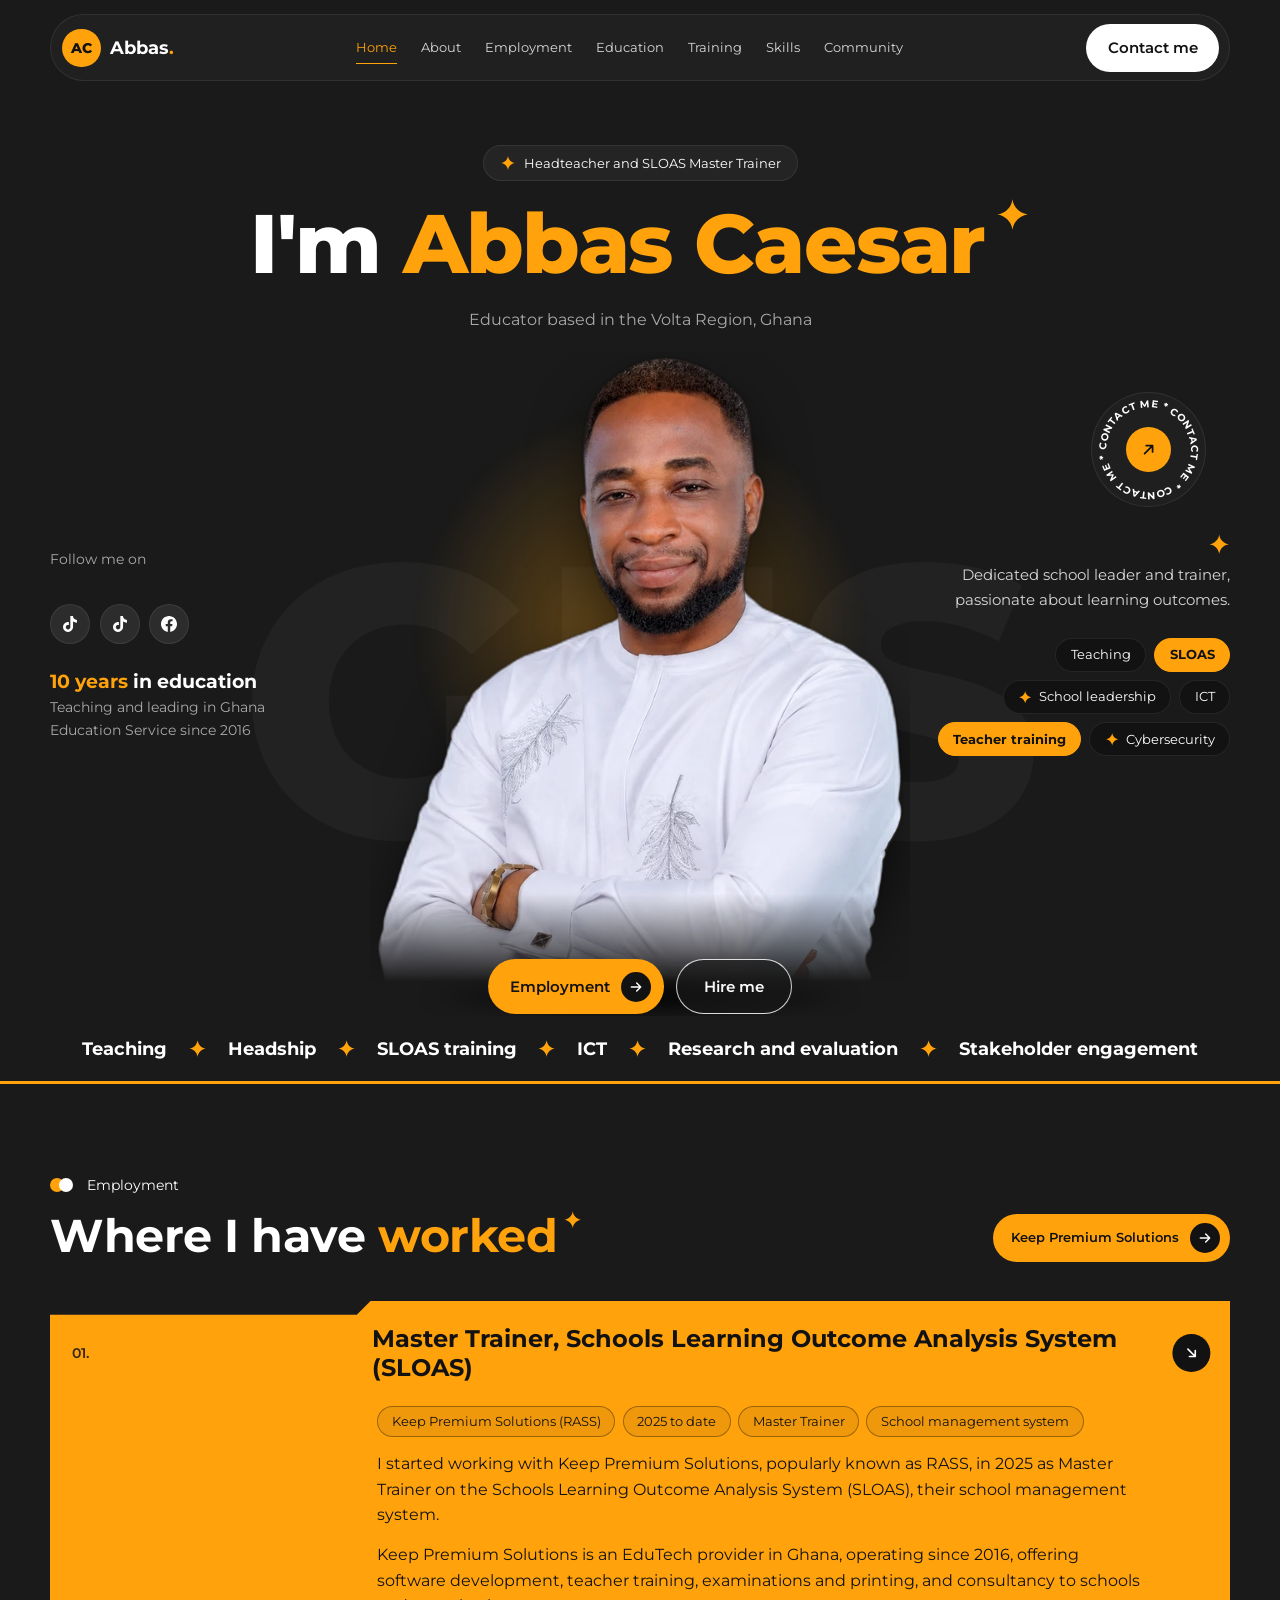
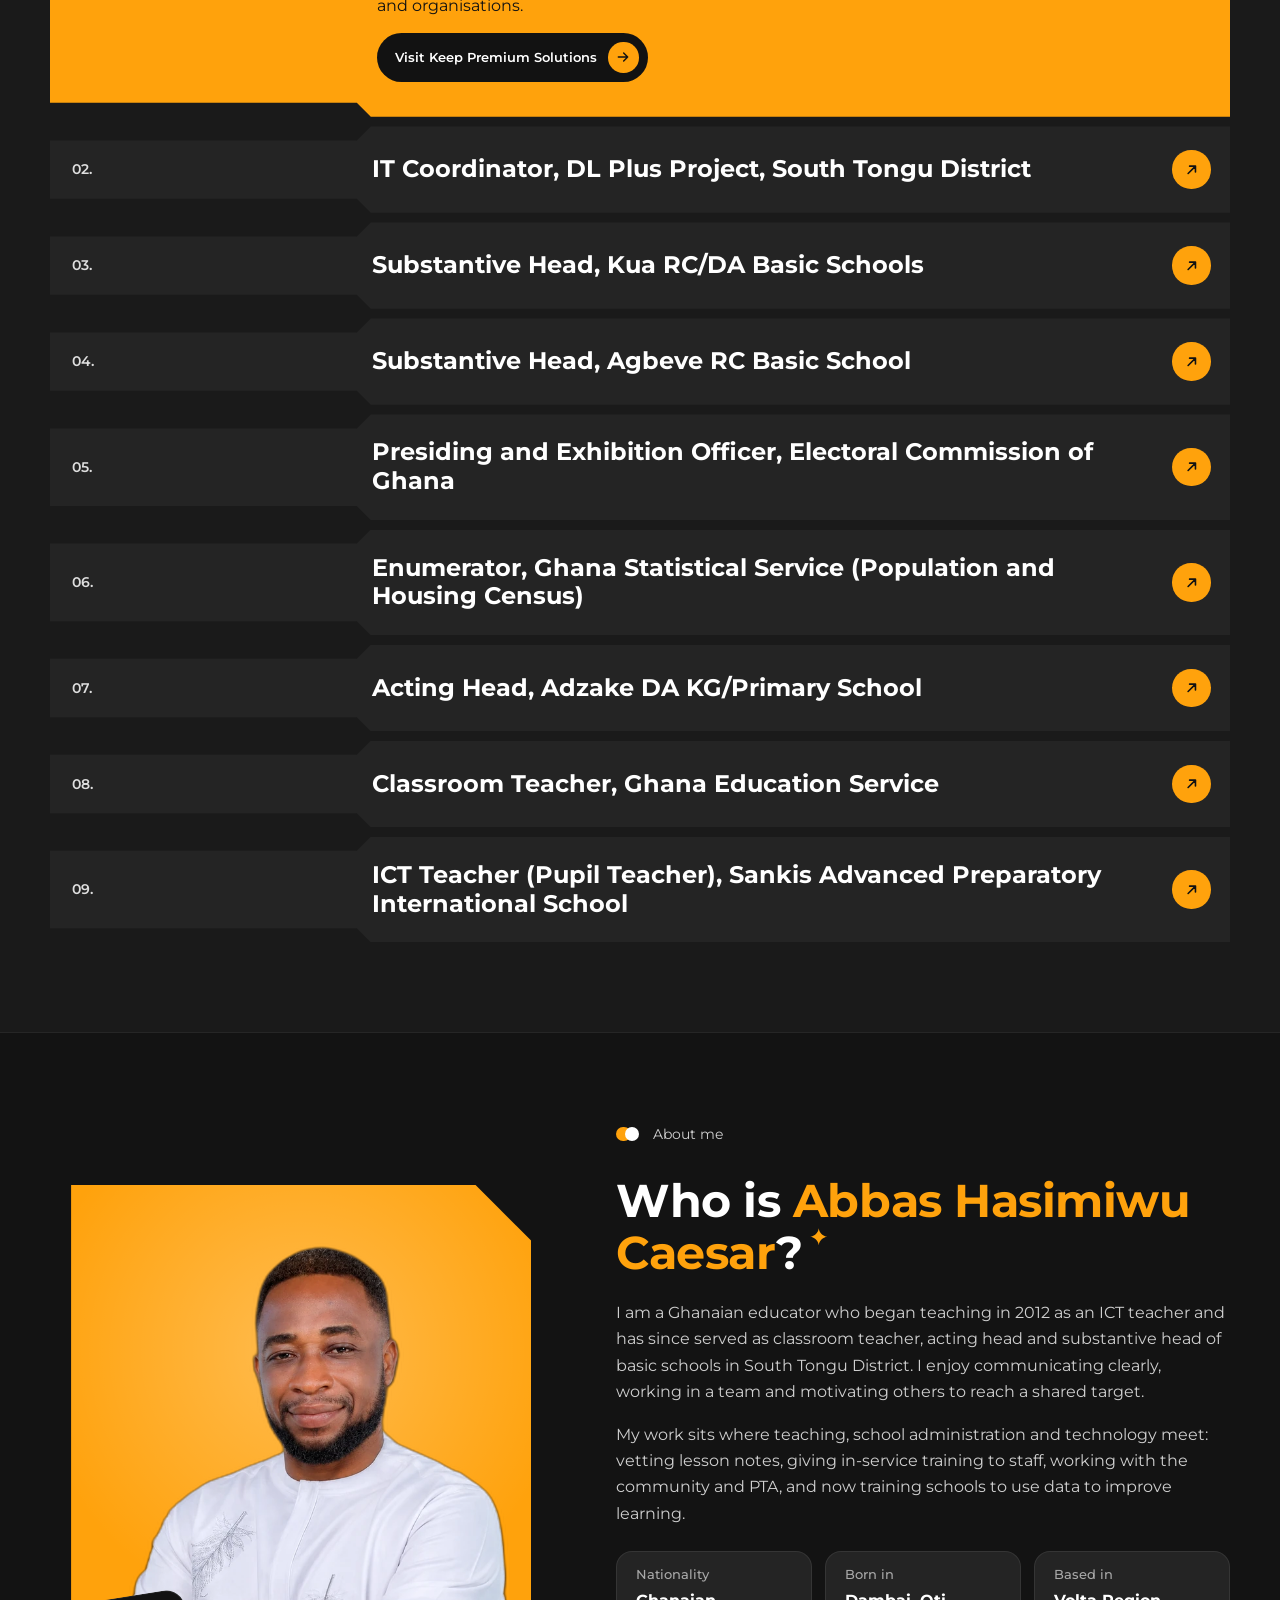
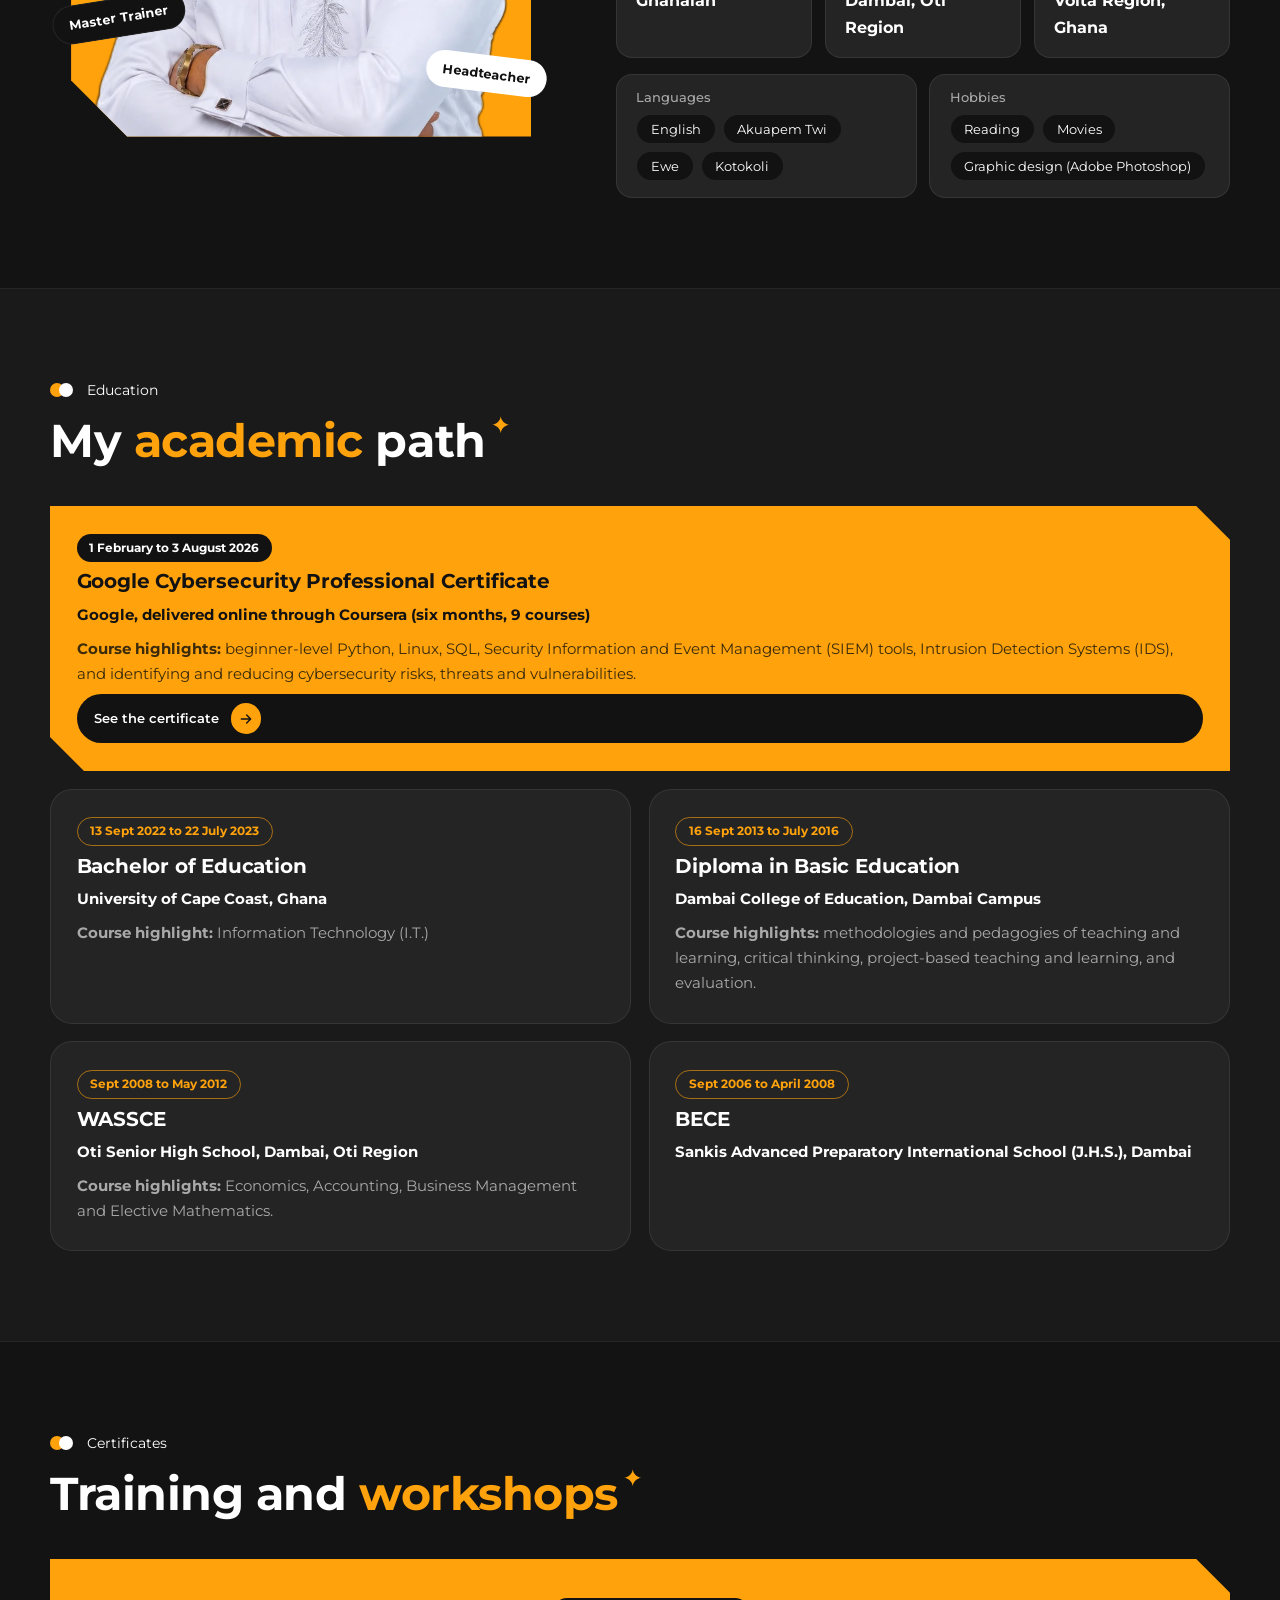
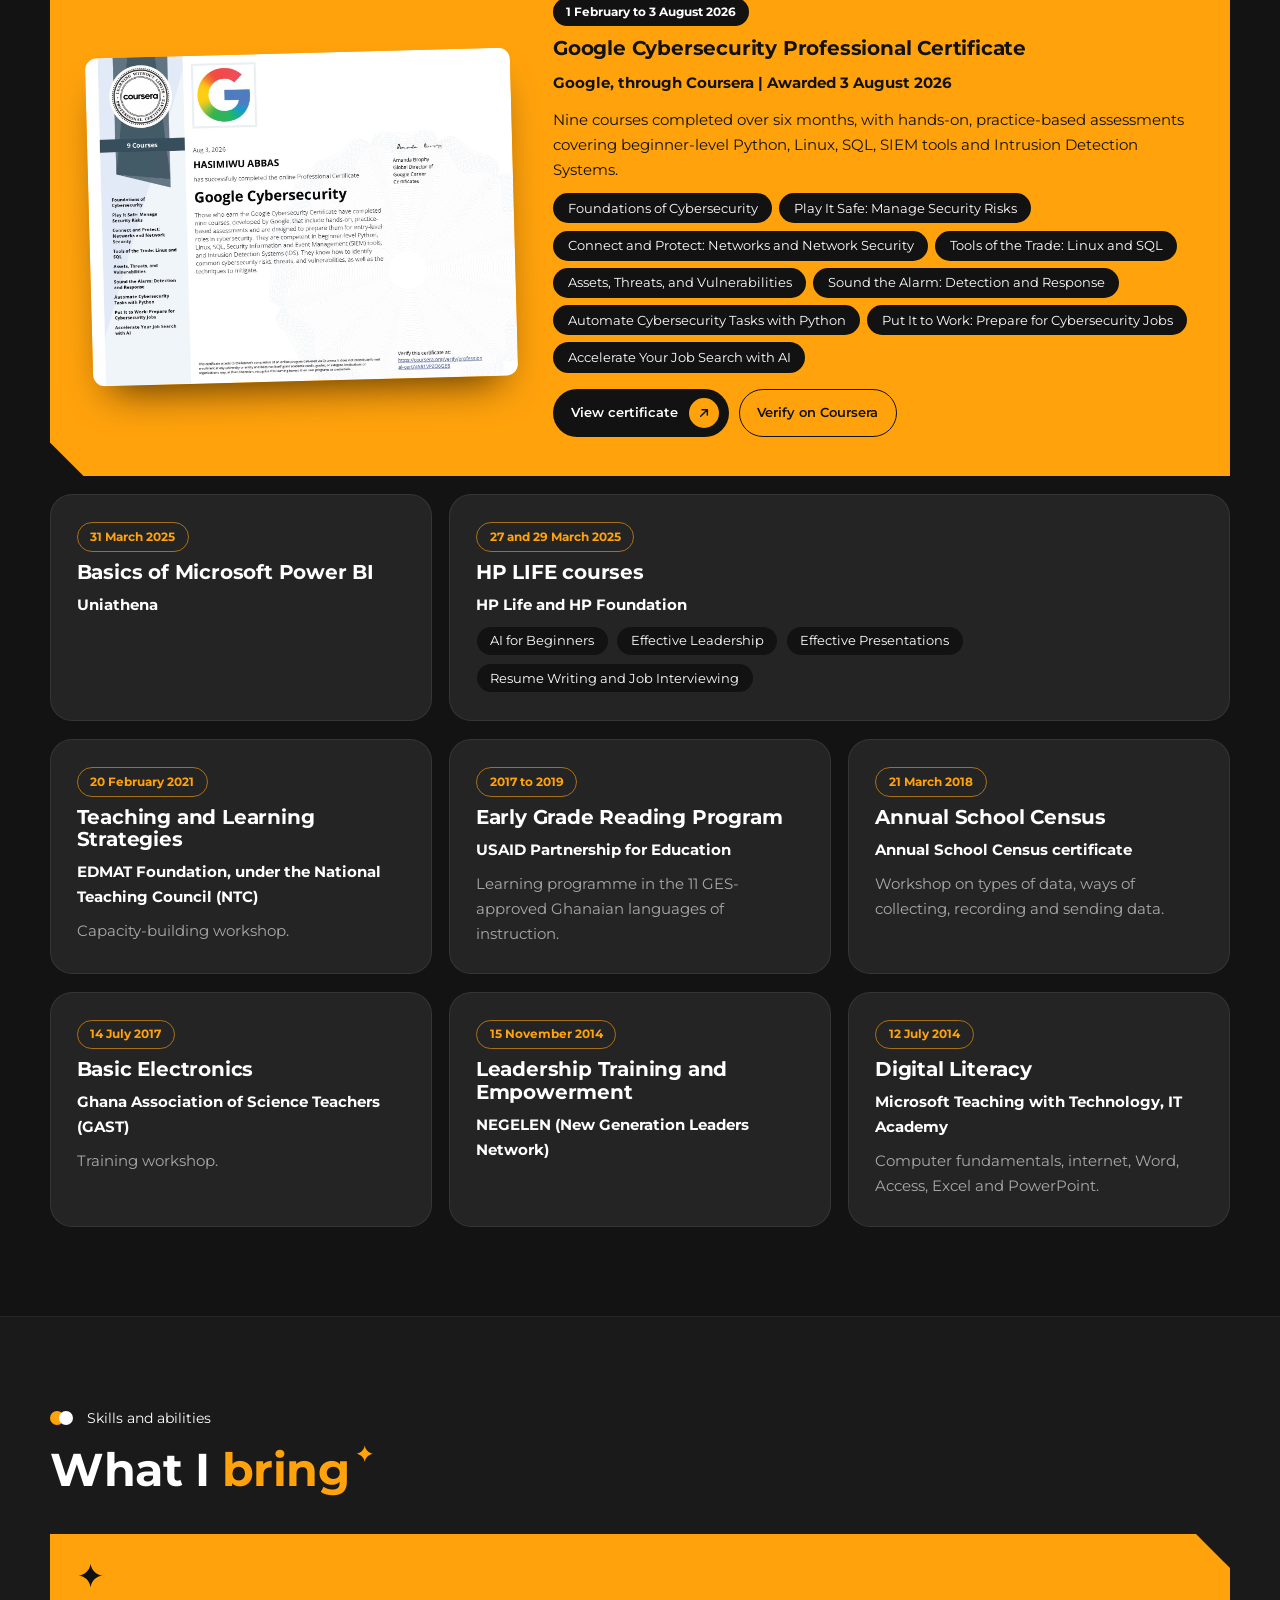
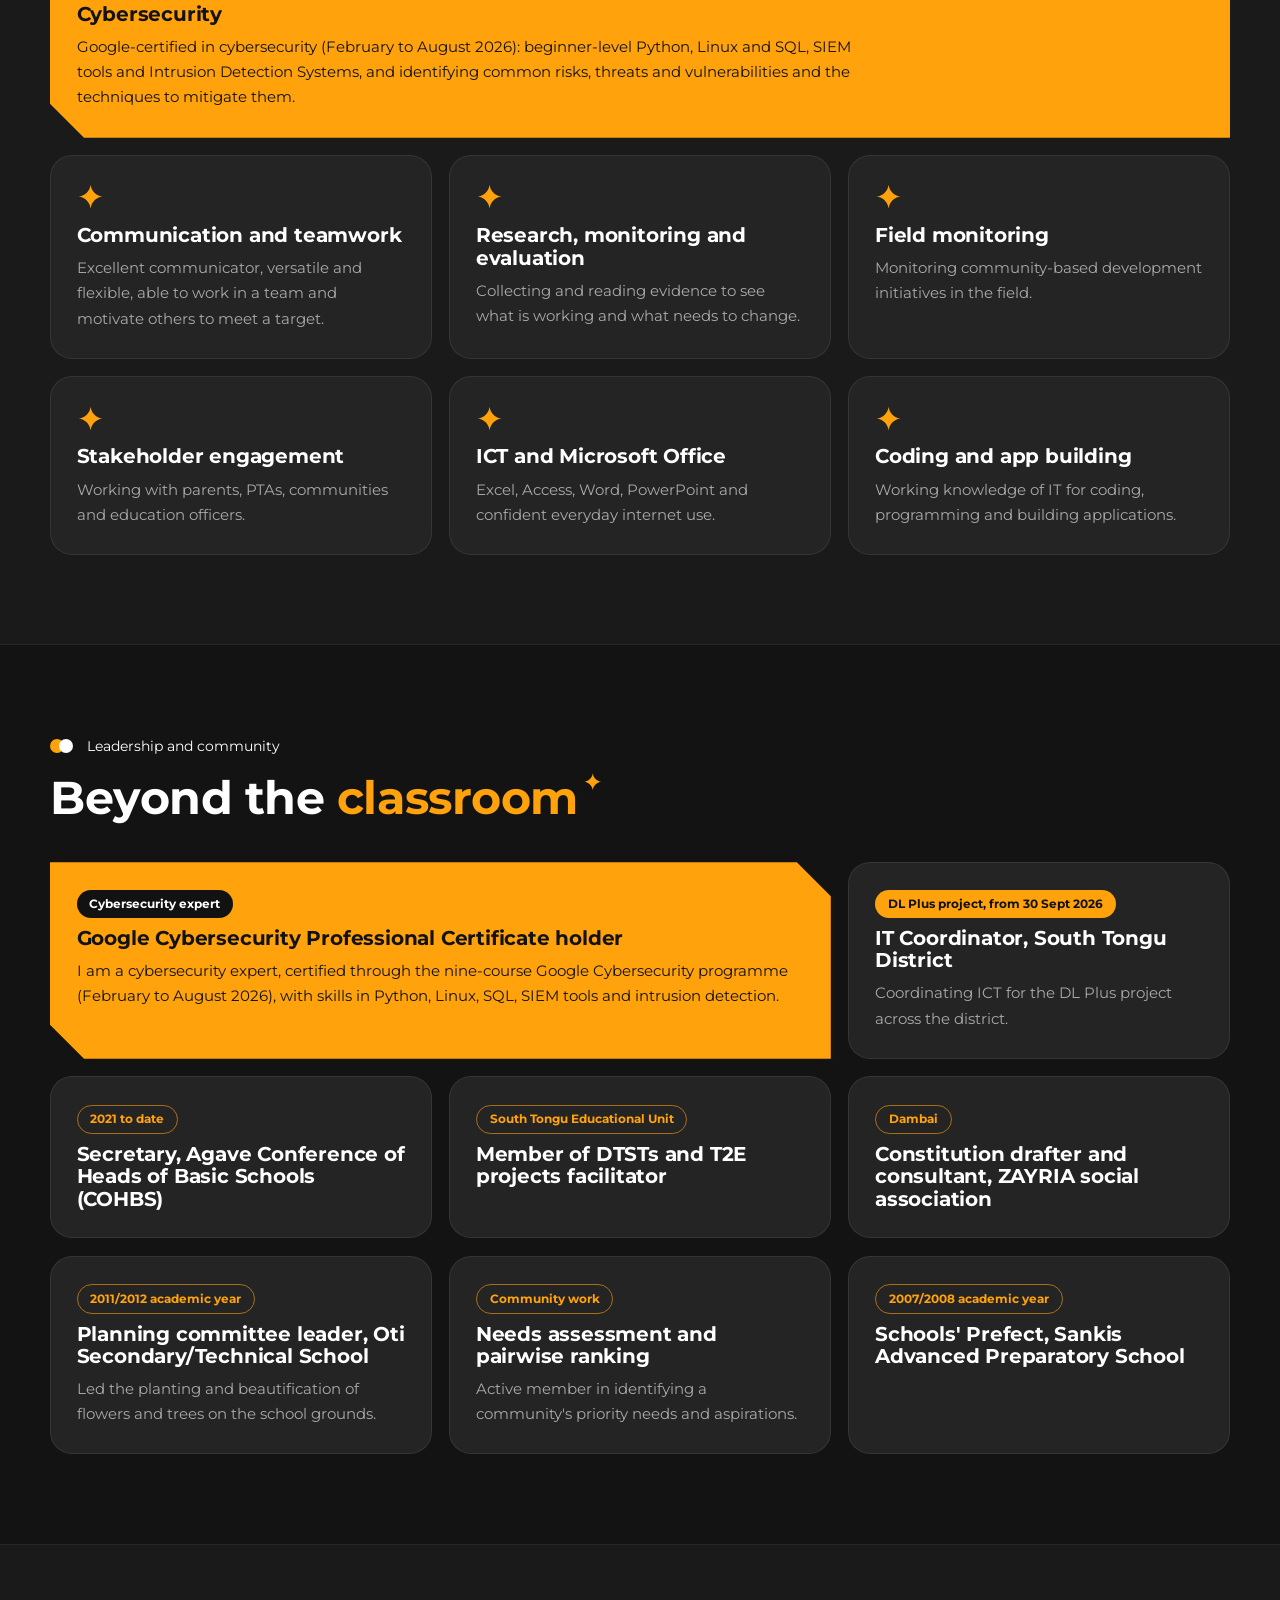
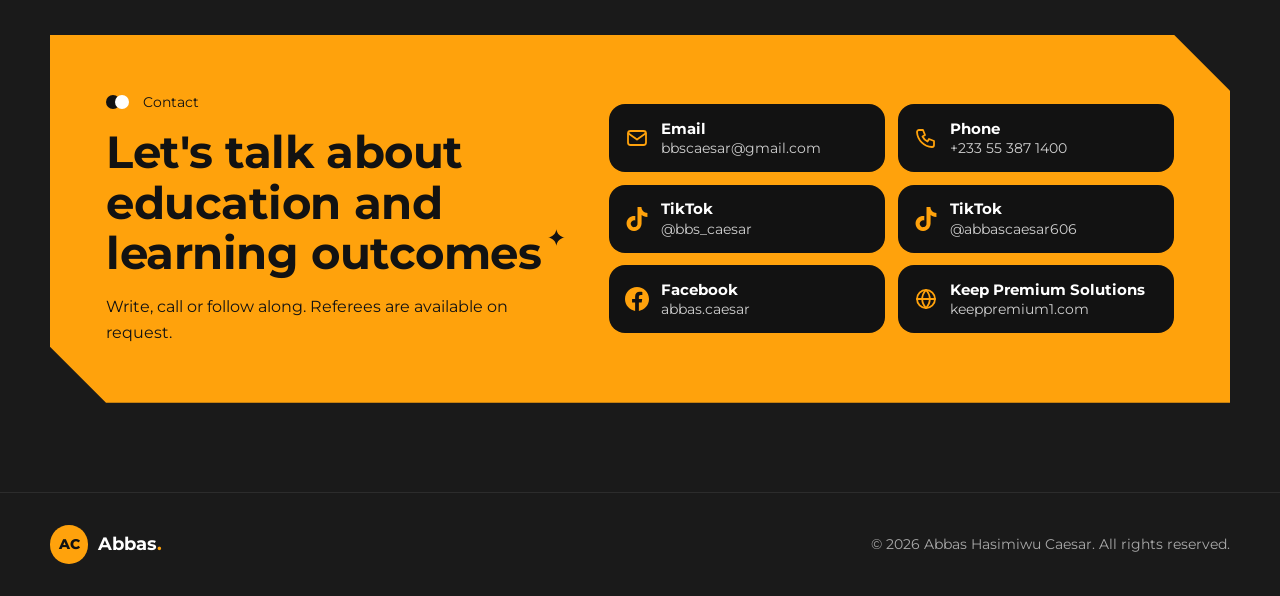
<file: index.html>
<!DOCTYPE html>
<html lang="en">
<head>
  <meta name="google-site-verification" content="YP7i-gWMutp3ChrbMFZl5Be2-tr51m3sf-h_g3nSPd8" />
  <meta charset="utf-8">
  <meta name="viewport" content="width=device-width, initial-scale=1">
  <title>Abbas Caesar | Headteacher, Educator and SLOAS Master Trainer</title>
  <meta name="description" content="Abbas Hasimiwu Caesar is a Ghana Education Service headteacher in South Tongu District and Master Trainer on the Schools Learning Outcome Analysis System (SLOAS) with Keep Premium Solutions.">
  <meta property="og:title" content="Abbas Caesar">
  <meta property="og:description" content="Headteacher, educator and Master Trainer on SLOAS with Keep Premium Solutions (RASS).">
  <meta property="og:image" content="images/abbas.jpg">
  <meta name="theme-color" content="#1a1a1a">
  <link rel="icon" href="data:image/svg+xml,%3Csvg xmlns='http://www.w3.org/2000/svg' viewBox='0 0 100 100'%3E%3Ccircle cx='50' cy='50' r='50' fill='%23ffa20c'/%3E%3Ctext x='50' y='66' font-size='46' text-anchor='middle' fill='%23111' font-family='Montserrat,Arial,sans-serif' font-weight='800'%3EAC%3C/text%3E%3C/svg%3E">
  <script>document.documentElement.classList.add("js")</script>
  <link rel="preload" href="fonts/montserrat-latin-wght-normal.woff2" as="font" type="font/woff2" crossorigin>
  <link rel="stylesheet" href="css/style.css">
</head>
<body>
  <svg width="0" height="0" style="position:absolute" aria-hidden="true" focusable="false">
    <symbol id="spark" viewBox="0 0 24 24"><path d="M12 1.5c.7 5.6 4.9 9.8 10.5 10.5-5.6.7-9.8 4.9-10.5 10.5C11.3 16.9 7.1 12.7 1.5 12 7.1 11.3 11.3 7.1 12 1.5z" fill="currentColor"/></symbol>
    <symbol id="arrow" viewBox="0 0 24 24"><path d="M7 17 17 7M9 7h8v8" fill="none" stroke="currentColor" stroke-width="2.2" stroke-linecap="round" stroke-linejoin="round"/></symbol>
    <symbol id="arrow-r" viewBox="0 0 24 24"><path d="M5 12h14M13 6l6 6-6 6" fill="none" stroke="currentColor" stroke-width="2.2" stroke-linecap="round" stroke-linejoin="round"/></symbol>
    <symbol id="tiktok" viewBox="0 0 24 24"><path fill="currentColor" d="M12.525.02c1.31-.02 2.61-.01 3.91-.02.08 1.53.63 3.09 1.75 4.17 1.12 1.11 2.7 1.62 4.24 1.79v4.03c-1.44-.05-2.89-.35-4.2-.97-.57-.26-1.1-.59-1.62-.93-.01 2.92.01 5.84-.02 8.75-.08 1.4-.54 2.79-1.35 3.94-1.31 1.92-3.58 3.17-5.91 3.21-1.43.08-2.86-.31-4.08-1.03-2.02-1.19-3.44-3.37-3.65-5.71-.02-.5-.03-1-.01-1.49.18-1.9 1.12-3.72 2.58-4.96 1.66-1.44 3.98-2.13 6.15-1.72.02 1.48-.04 2.96-.04 4.44-.99-.32-2.15-.23-3.02.37-.63.41-1.11 1.04-1.36 1.75-.21.51-.15 1.07-.14 1.61.24 1.64 1.82 3.02 3.5 2.87 1.12-.01 2.19-.66 2.77-1.61.19-.33.4-.67.41-1.06.1-1.79.06-3.57.07-5.36.01-4.03-.01-8.05.02-12.07z"/></symbol>
    <symbol id="facebook" viewBox="0 0 24 24"><path fill="currentColor" d="M24 12.073c0-6.627-5.373-12-12-12s-12 5.373-12 12c0 5.99 4.388 10.954 10.125 11.854v-8.385H7.078v-3.47h3.047V9.43c0-3.007 1.792-4.669 4.533-4.669 1.312 0 2.686.235 2.686.235v2.953H15.83c-1.491 0-1.956.925-1.956 1.874v2.25h3.328l-.532 3.47h-2.796v8.385C19.612 23.027 24 18.062 24 12.073z"/></symbol>
    <symbol id="mail" viewBox="0 0 24 24"><g fill="none" stroke="currentColor" stroke-width="1.8" stroke-linecap="round" stroke-linejoin="round"><rect x="3" y="5" width="18" height="14" rx="2.5"/><path d="m3.5 7.5 8.5 6 8.5-6"/></g></symbol>
    <symbol id="phone" viewBox="0 0 24 24"><path fill="none" stroke="currentColor" stroke-width="1.8" stroke-linecap="round" stroke-linejoin="round" d="M5 4h4l2 5-2.5 1.5a11 11 0 0 0 5 5L15 13l5 2v4a2 2 0 0 1-2 2A16 16 0 0 1 3 6a2 2 0 0 1 2-2z"/></symbol>
    <symbol id="globe" viewBox="0 0 24 24"><g fill="none" stroke="currentColor" stroke-width="1.8" stroke-linecap="round" stroke-linejoin="round"><circle cx="12" cy="12" r="9"/><path d="M3 12h18M12 3c2.5 2.7 3.8 5.7 3.8 9s-1.3 6.3-3.8 9c-2.5-2.7-3.8-5.7-3.8-9S9.5 5.7 12 3z"/></g></symbol>
  </svg>

  <a class="skip" href="#main">Skip to content</a>

  <header class="nav-wrap">
    <div class="nav" id="nav">
      <a class="brand" href="#top" aria-label="Abbas Caesar, home">
        <span class="brand__mark">AC</span>
        <span class="brand__name">Abbas<span class="dot">.</span></span>
      </a>
      <nav class="nav__links" id="navLinks" aria-label="Primary">
        <a href="#top" class="is-active">Home</a>
        <a href="#about">About</a>
        <a href="#employment">Employment</a>
        <a href="#education">Education</a>
        <a href="#certificates">Training</a>
        <a href="#skills">Skills</a>
        <a href="#community">Community</a>
      </nav>
      <a class="pill pill--light nav__cta" href="#contact">Contact me</a>
      <button class="nav__toggle" id="navToggle" aria-expanded="false" aria-controls="navLinks">
        <span class="sr">Menu</span>
        <svg width="22" height="22" viewBox="0 0 24 24" fill="none" stroke="currentColor" stroke-width="2" stroke-linecap="round" aria-hidden="true"><path d="M4 7h16M4 12h16M4 17h16"/></svg>
      </button>
    </div>
  </header>

  <main id="main">

    <!-- HERO -->
    <section class="hero" id="top">
      <div class="hero__top">
        <p class="badge"><svg class="ico" aria-hidden="true"><use href="#spark"/></svg>Headteacher and SLOAS Master Trainer</p>
        <h1>I'm <span class="or">Abbas Caesar</span><svg class="h-spark" aria-hidden="true"><use href="#spark"/></svg></h1>
        <p class="hero__sub">Educator based in the Volta Region, Ghana</p>
      </div>

      <div class="hero__stage">
        <div class="watermark" aria-hidden="true">GES</div>

        <a class="spin" href="#contact" aria-label="Contact me">
          <svg viewBox="0 0 120 120" class="spin__ring" aria-hidden="true">
            <defs><path id="circ" d="M60,60 m-44,0 a44,44 0 1,1 88,0 a44,44 0 1,1 -88,0"/></defs>
            <text><textPath href="#circ">CONTACT ME  *  CONTACT ME  *  CONTACT ME  *  </textPath></text>
          </svg>
          <span class="spin__btn"><svg aria-hidden="true"><use href="#arrow"/></svg></span>
        </a>

        <div class="hero__left">
          <p class="muted small">Follow me on</p>
          <ul class="social-dots">
            <li><a href="https://www.tiktok.com/@bbs_caesar" target="_blank" rel="noopener" aria-label="TikTok, @bbs_caesar"><svg><use href="#tiktok"/></svg></a></li>
            <li><a href="https://www.tiktok.com/@abbascaesar606" target="_blank" rel="noopener" aria-label="TikTok, @abbascaesar606"><svg><use href="#tiktok"/></svg></a></li>
            <li><a href="https://www.facebook.com/abbas.caesar/about/" target="_blank" rel="noopener" aria-label="Facebook"><svg><use href="#facebook"/></svg></a></li>
          </ul>
          <div class="stat">
            <strong><span class="or">10 years</span> in education</strong>
            <span class="muted small">Teaching and leading in Ghana Education Service since 2016</span>
          </div>
        </div>

        <div class="stage" id="stage">
          <div class="stage__glow" aria-hidden="true"></div>
          <div class="stage__float" id="float">
            <div class="tilt" id="tilt">
              <img class="cutout" src="images/abbas-cutout.webp" srcset="images/abbas-cutout-small.webp 648w, images/abbas-cutout.webp 926w" sizes="(max-width: 900px) 80vw, 520px" width="926" height="1081" alt="Abbas Hasimiwu Caesar in a white embroidered tunic, arms folded, smiling" fetchpriority="high">
            </div>
          </div>
          <div class="stage__shadow" id="shadow" aria-hidden="true"></div>
        </div>

        <div class="hero__right">
          <p class="quote"><svg class="ico" aria-hidden="true"><use href="#spark"/></svg>Dedicated school leader and trainer, passionate about learning outcomes.</p>
          <ul class="tags" aria-label="Focus areas">
            <li class="tag">Teaching</li>
            <li class="tag tag--or">SLOAS</li>
            <li class="tag tag--spark"><svg aria-hidden="true"><use href="#spark"/></svg>School leadership</li>
            <li class="tag">ICT</li>
            <li class="tag tag--or">Teacher training</li>
            <li class="tag tag--spark"><svg aria-hidden="true"><use href="#spark"/></svg>Cybersecurity</li>
          </ul>
        </div>

        <div class="hero__cta">
          <a class="pill pill--or" href="#employment">Employment <span class="pill__dot"><svg aria-hidden="true"><use href="#arrow-r"/></svg></span></a>
          <a class="pill pill--outline" href="#contact">Hire me</a>
        </div>
      </div>
    </section>

    <!-- MARQUEE -->
    <div class="marquee" aria-hidden="true">
      <div class="marquee__track">
        <span>Teaching</span><svg><use href="#spark"/></svg><span>Headship</span><svg><use href="#spark"/></svg><span>SLOAS training</span><svg><use href="#spark"/></svg><span>ICT</span><svg><use href="#spark"/></svg><span>Research and evaluation</span><svg><use href="#spark"/></svg><span>Stakeholder engagement</span>
      </div>
    </div>

    <!-- EMPLOYMENT -->
    <section class="section" id="employment">
      <div class="wrap">
        <div class="head">
          <div>
            <p class="label"><i class="label__dots"></i>Employment</p>
            <h2>Where I have <span class="or">worked</span><svg class="h-spark" aria-hidden="true"><use href="#spark"/></svg></h2>
          </div>
          <a class="pill pill--or pill--sm" href="https://keeppremium1.com/" target="_blank" rel="noopener">Keep Premium Solutions <span class="pill__dot pill__dot--dark"><svg aria-hidden="true"><use href="#arrow-r"/></svg></span></a>
        </div>

        <ul class="svc-list" id="svcList">
          <li class="svc is-open">
            <button class="svc__head" aria-expanded="true" aria-controls="svc1">
              <span class="svc__no">01.</span>
              <span class="svc__title">Master Trainer, Schools Learning Outcome Analysis System (SLOAS)</span>
              <span class="svc__arrow"><svg aria-hidden="true"><use href="#arrow"/></svg></span>
            </button>
            <div class="svc__body" id="svc1"><div class="svc__inner"><div class="svc__content">
              <ul class="chips"><li>Keep Premium Solutions (RASS)</li><li>2025 to date</li><li>Master Trainer</li><li>School management system</li></ul>
              <p>I started working with Keep Premium Solutions, popularly known as RASS, in 2025 as Master Trainer on the Schools Learning Outcome Analysis System (SLOAS), their school management system.</p>
              <p>Keep Premium Solutions is an EduTech provider in Ghana, operating since 2016, offering software development, teacher training, examinations and printing, and consultancy to schools and organisations.</p>
              <a class="pill pill--dark pill--sm" href="https://keeppremium1.com/" target="_blank" rel="noopener">Visit Keep Premium Solutions <span class="pill__dot"><svg aria-hidden="true"><use href="#arrow-r"/></svg></span></a>
            </div></div></div>
          </li>

          <li class="svc">
            <button class="svc__head" aria-expanded="false" aria-controls="svc2">
              <span class="svc__no">02.</span>
              <span class="svc__title">IT Coordinator, DL Plus Project, South Tongu District</span>
              <span class="svc__arrow"><svg aria-hidden="true"><use href="#arrow"/></svg></span>
            </button>
            <div class="svc__body" id="svc2"><div class="svc__inner"><div class="svc__content">
              <ul class="chips"><li>IT Coordinator</li><li>DL Plus project</li><li>South Tongu District</li><li>30 September 2026 to date</li></ul>
              <p>I am the IT Coordinator for the DL Plus project in South Tongu District.</p>
            </div></div></div>
          </li>

          <li class="svc">
            <button class="svc__head" aria-expanded="false" aria-controls="svc3">
              <span class="svc__no">03.</span>
              <span class="svc__title">Substantive Head, Kua RC/DA Basic Schools</span>
              <span class="svc__arrow"><svg aria-hidden="true"><use href="#arrow"/></svg></span>
            </button>
            <div class="svc__body" id="svc3"><div class="svc__inner"><div class="svc__content">
              <ul class="chips"><li>South Tongu District</li><li>Ghana Education Service</li><li>19 September 2026 to date</li></ul>
              <p class="duties-title">Duties</p>
              <ul class="duties" data-duties="head"></ul>
            </div></div></div>
          </li>

          <li class="svc">
            <button class="svc__head" aria-expanded="false" aria-controls="svc4">
              <span class="svc__no">04.</span>
              <span class="svc__title">Substantive Head, Agbeve RC Basic School</span>
              <span class="svc__arrow"><svg aria-hidden="true"><use href="#arrow"/></svg></span>
            </button>
            <div class="svc__body" id="svc4"><div class="svc__inner"><div class="svc__content">
              <ul class="chips"><li>South Tongu District</li><li>Ghana Education Service</li><li>10 January 2023 to September 2026</li></ul>
              <p class="duties-title">Duties</p>
              <ul class="duties" data-duties="head"></ul>
            </div></div></div>
          </li>

          <li class="svc">
            <button class="svc__head" aria-expanded="false" aria-controls="svc5">
              <span class="svc__no">05.</span>
              <span class="svc__title">Presiding and Exhibition Officer, Electoral Commission of Ghana</span>
              <span class="svc__arrow"><svg aria-hidden="true"><use href="#arrow"/></svg></span>
            </button>
            <div class="svc__body" id="svc5"><div class="svc__inner"><div class="svc__content">
              <ul class="chips"><li>South Tongu</li><li>2023 to date</li></ul>
              <ul class="duties"><li>Presiding Officer in South Tongu (2023).</li><li>Exhibition Officer in South Tongu (2024).</li></ul>
            </div></div></div>
          </li>

          <li class="svc">
            <button class="svc__head" aria-expanded="false" aria-controls="svc6">
              <span class="svc__no">06.</span>
              <span class="svc__title">Enumerator, Ghana Statistical Service (Population and Housing Census)</span>
              <span class="svc__arrow"><svg aria-hidden="true"><use href="#arrow"/></svg></span>
            </button>
            <div class="svc__body" id="svc6"><div class="svc__inner"><div class="svc__content">
              <ul class="chips"><li>Enumerator</li><li>Ghana Statistical Service</li><li>2021 Population and Housing Census</li><li>28 June to 18 July 2021</li></ul>
              <p>I worked as an enumerator with the Ghana Statistical Service on the 2021 Population and Housing Census.</p>
            </div></div></div>
          </li>

          <li class="svc">
            <button class="svc__head" aria-expanded="false" aria-controls="svc7">
              <span class="svc__no">07.</span>
              <span class="svc__title">Acting Head, Adzake DA KG/Primary School</span>
              <span class="svc__arrow"><svg aria-hidden="true"><use href="#arrow"/></svg></span>
            </button>
            <div class="svc__body" id="svc7"><div class="svc__inner"><div class="svc__content">
              <ul class="chips"><li>South Tongu District</li><li>Ghana Education Service</li><li>11 February 2019 to 10 January 2023</li></ul>
              <p class="duties-title">Duties</p>
              <ul class="duties" data-duties="head"></ul>
            </div></div></div>
          </li>

          <li class="svc">
            <button class="svc__head" aria-expanded="false" aria-controls="svc8">
              <span class="svc__no">08.</span>
              <span class="svc__title">Classroom Teacher, Ghana Education Service</span>
              <span class="svc__arrow"><svg aria-hidden="true"><use href="#arrow"/></svg></span>
            </button>
            <div class="svc__body" id="svc8"><div class="svc__inner"><div class="svc__content">
              <ul class="chips"><li>1 September 2016 to date</li></ul>
              <p class="duties-title">Duties</p>
              <ul class="duties">
                <li>Effective teaching and learning.</li>
                <li>Effective evaluation and marking.</li>
                <li>Classroom management.</li>
                <li>Managing instructional time.</li>
                <li>Writing lesson notes for teaching and learning.</li>
                <li>Giving pupils good, effective feedback.</li>
              </ul>
            </div></div></div>
          </li>

          <li class="svc">
            <button class="svc__head" aria-expanded="false" aria-controls="svc9">
              <span class="svc__no">09.</span>
              <span class="svc__title">ICT Teacher (Pupil Teacher), Sankis Advanced Preparatory International School</span>
              <span class="svc__arrow"><svg aria-hidden="true"><use href="#arrow"/></svg></span>
            </button>
            <div class="svc__body" id="svc9"><div class="svc__inner"><div class="svc__content">
              <ul class="chips"><li>Dambai</li><li>November 2012 to August 2014</li></ul>
              <ul class="duties">
                <li>Taught ICT.</li>
                <li>Prepared students for the BECE and inter-school quiz competitions.</li>
                <li>Instilled discipline and a strong sense of patriotism among pupils.</li>
              </ul>
            </div></div></div>
          </li>
        </ul>
      </div>
    </section>

    <!-- ABOUT -->
    <section class="section section--dark" id="about">
      <div class="wrap about">
        <div class="about__media">
          <div class="about__shape">
            <img src="images/abbas-cutout-small.webp" width="648" height="756" alt="Abbas Hasimiwu Caesar smiling with arms folded" loading="lazy">
          </div>
          <span class="float-tag float-tag--a">Master Trainer</span>
          <span class="float-tag float-tag--b">Headteacher</span>
        </div>

        <div class="about__text">
          <p class="label"><i class="label__dots"></i>About me</p>
          <h2>Who is <span class="or">Abbas Hasimiwu Caesar</span>?<svg class="h-spark" aria-hidden="true"><use href="#spark"/></svg></h2>
          <p>I am a Ghanaian educator who began teaching in 2012 as an ICT teacher and has since served as classroom teacher, acting head and substantive head of basic schools in South Tongu District. I enjoy communicating clearly, working in a team and motivating others to reach a shared target.</p>
          <p>My work sits where teaching, school administration and technology meet: vetting lesson notes, giving in-service training to staff, working with the community and PTA, and now training schools to use data to improve learning.</p>

          <div class="cards-3">
            <article class="card card--sm"><h3>Nationality</h3><p>Ghanaian</p></article>
            <article class="card card--sm"><h3>Born in</h3><p>Dambai, Oti Region</p></article>
            <article class="card card--sm"><h3>Based in</h3><p>Volta Region, Ghana</p></article>
          </div>
          <div class="cards-2">
            <article class="card card--sm">
              <h3>Languages</h3>
              <ul class="chips chips--dark"><li>English</li><li>Akuapem Twi</li><li>Ewe</li><li>Kotokoli</li></ul>
            </article>
            <article class="card card--sm">
              <h3>Hobbies</h3>
              <ul class="chips chips--dark"><li>Reading</li><li>Movies</li><li>Graphic design (Adobe Photoshop)</li></ul>
            </article>
          </div>
        </div>
      </div>
    </section>

    <!-- EDUCATION -->
    <section class="section" id="education">
      <div class="wrap">
        <div class="head">
          <div>
            <p class="label"><i class="label__dots"></i>Education</p>
            <h2>My <span class="or">academic</span> path<svg class="h-spark" aria-hidden="true"><use href="#spark"/></svg></h2>
          </div>
        </div>

        <div class="grid grid--2">
          <article class="card card--feature card--span2">
            <span class="chip-or">1 February to 3 August 2026</span>
            <h3>Google Cybersecurity Professional Certificate</h3>
            <p class="strong">Google, delivered online through Coursera (six months, 9 courses)</p>
            <p class="muted"><b>Course highlights:</b> beginner-level Python, Linux, SQL, Security Information and Event Management (SIEM) tools, Intrusion Detection Systems (IDS), and identifying and reducing cybersecurity risks, threats and vulnerabilities.</p>
            <a class="pill pill--dark pill--sm" href="#certificates">See the certificate <span class="pill__dot"><svg aria-hidden="true"><use href="#arrow-r"/></svg></span></a>
          </article>
          <article class="card">
            <span class="chip-or chip-or--ghost">13 Sept 2022 to 22 July 2023</span>
            <h3>Bachelor of Education</h3>
            <p class="strong">University of Cape Coast, Ghana</p>
            <p class="muted"><b>Course highlight:</b> Information Technology (I.T.)</p>
          </article>
          <article class="card">
            <span class="chip-or chip-or--ghost">16 Sept 2013 to July 2016</span>
            <h3>Diploma in Basic Education</h3>
            <p class="strong">Dambai College of Education, Dambai Campus</p>
            <p class="muted"><b>Course highlights:</b> methodologies and pedagogies of teaching and learning, critical thinking, project-based teaching and learning, and evaluation.</p>
          </article>
          <article class="card">
            <span class="chip-or chip-or--ghost">Sept 2008 to May 2012</span>
            <h3>WASSCE</h3>
            <p class="strong">Oti Senior High School, Dambai, Oti Region</p>
            <p class="muted"><b>Course highlights:</b> Economics, Accounting, Business Management and Elective Mathematics.</p>
          </article>
          <article class="card">
            <span class="chip-or chip-or--ghost">Sept 2006 to April 2008</span>
            <h3>BECE</h3>
            <p class="strong">Sankis Advanced Preparatory International School (J.H.S.), Dambai</p>
          </article>
        </div>
      </div>
    </section>

    <!-- CERTIFICATES -->
    <section class="section section--dark" id="certificates">
      <div class="wrap">
        <div class="head">
          <div>
            <p class="label"><i class="label__dots"></i>Certificates</p>
            <h2>Training and <span class="or">workshops</span><svg class="h-spark" aria-hidden="true"><use href="#spark"/></svg></h2>
          </div>
        </div>

        <div class="grid grid--3">
          <article class="card card--feature card--cyber card--span3">
            <a class="cyber__img" href="images/cybersecurity-certificate.jpg" target="_blank" rel="noopener" aria-label="Open the Google Cybersecurity certificate in full size">
              <img src="images/cybersecurity-certificate.jpg" width="1500" height="1159" alt="Google Cybersecurity Professional Certificate awarded to Hasimiwu Abbas through Coursera, dated 3 August 2026" loading="lazy">
            </a>
            <div class="cyber__text">
              <span class="chip-or">1 February to 3 August 2026</span>
              <h3>Google Cybersecurity Professional Certificate</h3>
              <p class="strong">Google, through Coursera | Awarded 3 August 2026</p>
              <p>Nine courses completed over six months, with hands-on, practice-based assessments covering beginner-level Python, Linux, SQL, SIEM tools and Intrusion Detection Systems.</p>
              <ul class="chips chips--dark">
                <li>Foundations of Cybersecurity</li>
                <li>Play It Safe: Manage Security Risks</li>
                <li>Connect and Protect: Networks and Network Security</li>
                <li>Tools of the Trade: Linux and SQL</li>
                <li>Assets, Threats, and Vulnerabilities</li>
                <li>Sound the Alarm: Detection and Response</li>
                <li>Automate Cybersecurity Tasks with Python</li>
                <li>Put It to Work: Prepare for Cybersecurity Jobs</li>
                <li>Accelerate Your Job Search with AI</li>
              </ul>
              <div class="cyber__actions">
                <a class="pill pill--dark pill--sm" href="images/cybersecurity-certificate.jpg" target="_blank" rel="noopener">View certificate <span class="pill__dot"><svg aria-hidden="true"><use href="#arrow"/></svg></span></a>
                <a class="pill pill--outline-dark pill--sm" href="https://coursera.org/verify/professional-cert/VAR1VPZO6GE8" target="_blank" rel="noopener">Verify on Coursera</a>
              </div>
            </div>
          </article>
          <article class="card card--cert">
            <span class="chip-or chip-or--ghost">31 March 2025</span>
            <h3>Basics of Microsoft Power BI</h3>
            <p class="strong">Uniathena</p>
          </article>
          <article class="card card--cert card--span2">
            <span class="chip-or chip-or--ghost">27 and 29 March 2025</span>
            <h3>HP LIFE courses</h3>
            <p class="strong">HP Life and HP Foundation</p>
            <ul class="chips chips--dark"><li>AI for Beginners</li><li>Effective Leadership</li><li>Effective Presentations</li><li>Resume Writing and Job Interviewing</li></ul>
          </article>
          <article class="card card--cert">
            <span class="chip-or chip-or--ghost">20 February 2021</span>
            <h3>Teaching and Learning Strategies</h3>
            <p class="strong">EDMAT Foundation, under the National Teaching Council (NTC)</p>
            <p class="muted">Capacity-building workshop.</p>
          </article>
          <article class="card card--cert">
            <span class="chip-or chip-or--ghost">2017 to 2019</span>
            <h3>Early Grade Reading Program</h3>
            <p class="strong">USAID Partnership for Education</p>
            <p class="muted">Learning programme in the 11 GES-approved Ghanaian languages of instruction.</p>
          </article>
          <article class="card card--cert">
            <span class="chip-or chip-or--ghost">21 March 2018</span>
            <h3>Annual School Census</h3>
            <p class="strong">Annual School Census certificate</p>
            <p class="muted">Workshop on types of data, ways of collecting, recording and sending data.</p>
          </article>
          <article class="card card--cert">
            <span class="chip-or chip-or--ghost">14 July 2017</span>
            <h3>Basic Electronics</h3>
            <p class="strong">Ghana Association of Science Teachers (GAST)</p>
            <p class="muted">Training workshop.</p>
          </article>
          <article class="card card--cert">
            <span class="chip-or chip-or--ghost">15 November 2014</span>
            <h3>Leadership Training and Empowerment</h3>
            <p class="strong">NEGELEN (New Generation Leaders Network)</p>
          </article>
          <article class="card card--cert">
            <span class="chip-or chip-or--ghost">12 July 2014</span>
            <h3>Digital Literacy</h3>
            <p class="strong">Microsoft Teaching with Technology, IT Academy</p>
            <p class="muted">Computer fundamentals, internet, Word, Access, Excel and PowerPoint.</p>
          </article>
        </div>
      </div>
    </section>

    <!-- SKILLS -->
    <section class="section" id="skills">
      <div class="wrap">
        <div class="head">
          <div>
            <p class="label"><i class="label__dots"></i>Skills and abilities</p>
            <h2>What I <span class="or">bring</span><svg class="h-spark" aria-hidden="true"><use href="#spark"/></svg></h2>
          </div>
        </div>
        <div class="grid grid--3">
          <article class="card card--skill card--feature card--span3"><svg class="skill-ico" aria-hidden="true"><use href="#spark"/></svg><h3>Cybersecurity</h3><p class="muted">Google-certified in cybersecurity (February to August 2026): beginner-level Python, Linux and SQL, SIEM tools and Intrusion Detection Systems, and identifying common risks, threats and vulnerabilities and the techniques to mitigate them.</p></article>
          <article class="card card--skill"><svg class="skill-ico" aria-hidden="true"><use href="#spark"/></svg><h3>Communication and teamwork</h3><p class="muted">Excellent communicator, versatile and flexible, able to work in a team and motivate others to meet a target.</p></article>
          <article class="card card--skill"><svg class="skill-ico" aria-hidden="true"><use href="#spark"/></svg><h3>Research, monitoring and evaluation</h3><p class="muted">Collecting and reading evidence to see what is working and what needs to change.</p></article>
          <article class="card card--skill"><svg class="skill-ico" aria-hidden="true"><use href="#spark"/></svg><h3>Field monitoring</h3><p class="muted">Monitoring community-based development initiatives in the field.</p></article>
          <article class="card card--skill"><svg class="skill-ico" aria-hidden="true"><use href="#spark"/></svg><h3>Stakeholder engagement</h3><p class="muted">Working with parents, PTAs, communities and education officers.</p></article>
          <article class="card card--skill"><svg class="skill-ico" aria-hidden="true"><use href="#spark"/></svg><h3>ICT and Microsoft Office</h3><p class="muted">Excel, Access, Word, PowerPoint and confident everyday internet use.</p></article>
          <article class="card card--skill"><svg class="skill-ico" aria-hidden="true"><use href="#spark"/></svg><h3>Coding and app building</h3><p class="muted">Working knowledge of IT for coding, programming and building applications.</p></article>
        </div>
      </div>
    </section>

    <!-- COMMUNITY -->
    <section class="section section--dark" id="community">
      <div class="wrap">
        <div class="head">
          <div>
            <p class="label"><i class="label__dots"></i>Leadership and community</p>
            <h2>Beyond the <span class="or">classroom</span><svg class="h-spark" aria-hidden="true"><use href="#spark"/></svg></h2>
          </div>
        </div>
        <div class="grid grid--3">
          <article class="card card--feature card--span2">
            <span class="chip-or">Cybersecurity expert</span>
            <h3>Google Cybersecurity Professional Certificate holder</h3>
            <p>I am a cybersecurity expert, certified through the nine-course Google Cybersecurity programme (February to August 2026), with skills in Python, Linux, SQL, SIEM tools and intrusion detection.</p>
          </article>
          <article class="card">
            <span class="chip-or">DL Plus project, from 30 Sept 2026</span>
            <h3>IT Coordinator, South Tongu District</h3>
            <p class="muted">Coordinating ICT for the DL Plus project across the district.</p>
          </article>
          <article class="card"><span class="chip-or chip-or--ghost">2021 to date</span><h3>Secretary, Agave Conference of Heads of Basic Schools (COHBS)</h3></article>
          <article class="card"><span class="chip-or chip-or--ghost">South Tongu Educational Unit</span><h3>Member of DTSTs and T2E projects facilitator</h3></article>
          <article class="card"><span class="chip-or chip-or--ghost">Dambai</span><h3>Constitution drafter and consultant, ZAYRIA social association</h3></article>
          <article class="card"><span class="chip-or chip-or--ghost">2011/2012 academic year</span><h3>Planning committee leader, Oti Secondary/Technical School</h3><p class="muted">Led the planting and beautification of flowers and trees on the school grounds.</p></article>
          <article class="card"><span class="chip-or chip-or--ghost">Community work</span><h3>Needs assessment and pairwise ranking</h3><p class="muted">Active member in identifying a community's priority needs and aspirations.</p></article>
          <article class="card"><span class="chip-or chip-or--ghost">2007/2008 academic year</span><h3>Schools' Prefect, Sankis Advanced Preparatory School</h3></article>
        </div>
      </div>
    </section>

    <!-- CONTACT -->
    <section class="section" id="contact">
      <div class="wrap">
        <div class="cta">
          <div class="cta__text">
            <p class="label label--dark"><i class="label__dots label__dots--dark"></i>Contact</p>
            <h2>Let's talk about education and learning outcomes<svg class="h-spark" aria-hidden="true"><use href="#spark"/></svg></h2>
            <p>Write, call or follow along. Referees are available on request.</p>
          </div>
          <ul class="cta__links">
            <li><a href="mailto:bbscaesar@gmail.com"><svg aria-hidden="true"><use href="#mail"/></svg><span><b>Email</b>bbscaesar@gmail.com</span></a></li>
            <li><a href="tel:+233553871400"><svg aria-hidden="true"><use href="#phone"/></svg><span><b>Phone</b>+233 55 387 1400</span></a></li>
            <li><a href="https://www.tiktok.com/@bbs_caesar" target="_blank" rel="noopener"><svg aria-hidden="true"><use href="#tiktok"/></svg><span><b>TikTok</b>@bbs_caesar</span></a></li>
            <li><a href="https://www.tiktok.com/@abbascaesar606" target="_blank" rel="noopener"><svg aria-hidden="true"><use href="#tiktok"/></svg><span><b>TikTok</b>@abbascaesar606</span></a></li>
            <li><a href="https://www.facebook.com/abbas.caesar/about/" target="_blank" rel="noopener"><svg aria-hidden="true"><use href="#facebook"/></svg><span><b>Facebook</b>abbas.caesar</span></a></li>
            <li><a href="https://keeppremium1.com/" target="_blank" rel="noopener"><svg aria-hidden="true"><use href="#globe"/></svg><span><b>Keep Premium Solutions</b>keeppremium1.com</span></a></li>
          </ul>
        </div>
      </div>
    </section>
  </main>

  <footer class="footer">
    <div class="wrap footer__inner">
      <a class="brand" href="#top"><span class="brand__mark">AC</span><span class="brand__name">Abbas<span class="dot">.</span></span></a>
      <p class="muted small">&copy; <span id="year">2026</span> Abbas Hasimiwu Caesar. All rights reserved.</p>
    </div>
  </footer>

  <template id="headDuties">
    <li>Administering the whole school.</li>
    <li>Supervising the work of teachers and pupils.</li>
    <li>Promoting effective teaching and learning activities in the school.</li>
    <li>Building and maintaining good discipline.</li>
    <li>Collecting authorised fees from pupils and paying them to the Government Chest or the District as directed.</li>
    <li>Preparing and submitting relevant returns to the office.</li>
    <li>Keeping proper custody of all school and government property.</li>
    <li>Vetting teachers' lesson notes (expanded weekly scheme of work) and giving in-service training to staff.</li>
    <li>Working hand in hand with the community and the PTA for the development of the school.</li>
  </template>

  <script src="js/main.js"></script>
</body>
</html>
</file>
<file: css/style.css>
/* ==========================================================
   Abbas Caesar | portfolio
   Style: near-black canvas, amber-orange accent, wide bold
   display type, pill shapes and chamfered panels.
   ========================================================== */

@font-face { font-family: "Montserrat"; font-style: normal; font-weight: 100 900; font-display: swap; src: url("../fonts/montserrat-latin-wght-normal.woff2") format("woff2-variations"), url("../fonts/montserrat-latin-wght-normal.woff2") format("woff2"); unicode-range: U+0000-00FF, U+0131, U+0152-0153, U+02BB-02BC, U+02C6, U+02DA, U+02DC, U+2000-206F, U+2074, U+20AC, U+2122, U+2191, U+2193, U+2212, U+2215, U+FEFF, U+FFFD; }
@font-face { font-family: "Montserrat"; font-style: normal; font-weight: 100 900; font-display: swap; src: url("../fonts/montserrat-latin-ext-wght-normal.woff2") format("woff2-variations"), url("../fonts/montserrat-latin-ext-wght-normal.woff2") format("woff2"); unicode-range: U+0100-02BA, U+02BD-02C5, U+02C7-02CC, U+02CE-02D7, U+02DD-02FF, U+0304, U+0308, U+0329, U+1D00-1DBF, U+1E00-1E9F, U+1EF2-1EFF, U+2020, U+20A0-20AB, U+20AD-20C0, U+2113, U+2C60-2C7F, U+A720-A7FF; }

:root {
  --bg: #1a1a1a;
  --bg-deep: #131313;
  --panel: #242424;
  --panel-2: #2c2c2c;
  --line: rgba(255, 255, 255, 0.08);
  --orange: #ffa20c;
  --orange-hi: #ffb73d;
  --text: #ffffff;
  --muted: #a9a9a9;
  --ink: #121212;

  --display: "Montserrat", system-ui, -apple-system, "Segoe UI", Arial, sans-serif;
  --body: "Montserrat", system-ui, -apple-system, "Segoe UI", Arial, sans-serif;

  --wrap: 1180px;
  --cut: 16px;
}

*, *::before, *::after { box-sizing: border-box; }
html { scroll-behavior: smooth; scroll-padding-top: 6rem; }
body {
  margin: 0; font-family: var(--body); font-size: 1rem; line-height: 1.65;
  color: var(--text); background: var(--bg); -webkit-font-smoothing: antialiased;
}
img { max-width: 100%; height: auto; display: block; }
a { color: inherit; }
ul { list-style: none; margin: 0; padding: 0; }
h1, h2, h3, p { margin: 0; }
:focus-visible { outline: 2px solid var(--orange); outline-offset: 3px; border-radius: 6px; }

.wrap { width: min(100% - 2.5rem, var(--wrap)); margin-inline: auto; }
.sr { position: absolute; width: 1px; height: 1px; overflow: hidden; clip: rect(0 0 0 0); white-space: nowrap; }
.skip { position: absolute; left: -999px; top: 0; background: var(--orange); color: var(--ink); padding: 0.6rem 1rem; z-index: 100; }
.skip:focus { left: 0; }
.or { color: var(--orange); }
.muted { color: var(--muted); }
.small { font-size: 0.85rem; }
.strong { font-weight: 700; }
svg { flex: none; }

h1, h2, h3 { font-family: var(--display); font-weight: 700; line-height: 1.12; letter-spacing: -0.01em; }
h2 { font-size: clamp(1.8rem, 3.8vw, 2.9rem); }
h3 { font-size: 1.15rem; }

.h-spark { width: 0.42em; height: 0.42em; color: var(--orange); vertical-align: top; margin-left: 0.12em; display: inline-block; }
.ico { width: 1rem; height: 1rem; color: var(--orange); display: inline-block; }

/* ---------- Pills & buttons ---------- */
.pill {
  display: inline-flex; align-items: center; gap: 0.7rem; padding: 0.7rem 0.75rem 0.7rem 1.3rem;
  border-radius: 999px; font-family: var(--display); font-weight: 600; font-size: 0.95rem; text-decoration: none;
  border: 1.5px solid transparent; transition: background-color 0.2s, color 0.2s, border-color 0.2s;
}
.pill--sm { font-size: 0.82rem; padding: 0.5rem 0.55rem 0.5rem 1.05rem; }
.pill--light { background: #fff; color: var(--ink); padding: 0.65rem 1.3rem; }
.pill--light:hover { background: var(--orange); }
.pill--or { background: var(--orange); color: var(--ink); }
.pill--or:hover { background: var(--orange-hi); }
.pill--outline { background: rgba(26, 26, 26, 0.6); color: #fff; border-color: rgba(255, 255, 255, 0.85); padding: 0.85rem 1.7rem; backdrop-filter: blur(6px); }
.pill--outline:hover { background: #fff; color: var(--ink); }
.pill--dark { background: var(--ink); color: #fff; }
.pill--dark:hover { background: #000; }
.pill__dot { display: grid; place-items: center; width: 1.9rem; height: 1.9rem; border-radius: 50%; background: var(--ink); color: #fff; }
.pill__dot svg { width: 1rem; height: 1rem; }
.pill--dark .pill__dot { background: var(--orange); color: var(--ink); }
.pill__dot--dark { background: var(--ink); color: #fff; }

/* ---------- Navigation ---------- */
.nav-wrap { position: sticky; top: 0; z-index: 60; padding: 14px 1.25rem 0; }
.nav {
  position: relative; max-width: var(--wrap); margin: 0 auto; display: flex; align-items: center; justify-content: space-between; gap: 1rem;
  padding: 0.55rem 0.6rem 0.55rem 0.7rem; background: rgba(34, 34, 34, 0.88); border: 1px solid var(--line); border-radius: 999px;
  backdrop-filter: blur(14px); -webkit-backdrop-filter: blur(14px);
}
.brand { display: inline-flex; align-items: center; gap: 0.6rem; text-decoration: none; }
.brand__mark { display: grid; place-items: center; width: 2.4rem; height: 2.4rem; border-radius: 50%; background: var(--orange); color: var(--ink); font-family: var(--display); font-weight: 800; font-size: 0.85rem; }
.brand__name { font-family: var(--display); font-weight: 700; font-size: 1.15rem; }
.dot { color: var(--orange); }
.nav__links { display: flex; gap: 1.5rem; }
.nav__links a { font-size: 0.8rem; text-decoration: none; color: #d8d8d8; padding: 0.3rem 0; border-bottom: 1.5px solid transparent; }
.nav__links a:hover { color: #fff; }
.nav__links a.is-active { color: var(--orange); border-bottom-color: var(--orange); }
.nav__toggle { display: none; width: 2.6rem; height: 2.6rem; border-radius: 50%; background: var(--panel-2); border: 1px solid var(--line); color: #fff; cursor: pointer; place-items: center; }

/* ---------- Hero ---------- */
.hero { position: relative; padding-top: clamp(2.5rem, 5vw, 4rem); overflow: clip; }
.hero__top { text-align: center; display: grid; justify-items: center; gap: 1rem; padding-inline: 1.25rem; position: relative; z-index: 2; }
.badge { display: inline-flex; align-items: center; gap: 0.5rem; background: var(--panel); border: 1px solid var(--line); border-radius: 999px; padding: 0.4rem 1rem; font-size: 0.8rem; }
.hero h1 { font-size: clamp(2.5rem, 7.2vw, 5.2rem); font-weight: 800; letter-spacing: -0.02em; }
.hero__sub { color: var(--muted); }

.hero__stage {
  position: relative; width: min(100% - 2.5rem, var(--wrap)); margin: 1.2rem auto 0;
  display: grid; grid-template-columns: 1fr minmax(300px, 540px) 1fr; align-items: end; column-gap: 1rem;
}
.watermark {
  position: absolute; left: 50%; top: 52%; transform: translate(-50%, -50%); z-index: 0; pointer-events: none; user-select: none;
  font-family: var(--display); font-weight: 800; font-size: clamp(12rem, 30vw, 26rem); line-height: 1; color: rgba(255, 255, 255, 0.035);
}

.hero__left, .hero__right { position: relative; z-index: 3; align-self: center; padding-bottom: 5rem; }
.hero__left { display: grid; gap: 1.6rem; align-content: center; }
.social-dots { display: flex; gap: 0.6rem; margin-top: 0.5rem; }
.social-dots a { display: grid; place-items: center; width: 2.5rem; height: 2.5rem; border-radius: 50%; background: var(--panel-2); border: 1px solid var(--line); transition: background-color 0.2s, color 0.2s; }
.social-dots a:hover { background: var(--orange); color: var(--ink); }
.social-dots svg { width: 1rem; height: 1rem; }
.stat strong { display: block; font-family: var(--display); font-size: 1.2rem; line-height: 1.2; margin-bottom: 0.2rem; }
.stat .muted { display: block; max-width: 24ch; }

.hero__right { justify-self: end; display: grid; gap: 1.6rem; max-width: 300px; }
.quote { font-size: 0.95rem; color: #d6d6d6; text-align: right; }
.quote .ico { display: block; margin: 0 0 0.4rem auto; width: 1.4rem; height: 1.4rem; }
.tags { display: flex; flex-wrap: wrap; gap: 0.5rem; justify-content: flex-end; }
.tag { display: inline-flex; align-items: center; gap: 0.4rem; padding: 0.35rem 0.9rem; font-size: 0.8rem; border-radius: 999px; background: var(--ink); border: 1px solid var(--line); }
.tag--or { background: var(--orange); color: var(--ink); border-color: var(--orange); font-weight: 700; }
.tag--spark svg { width: 0.9rem; height: 0.9rem; color: var(--orange); }

/* 3D portrait */
.stage { position: relative; z-index: 2; perspective: 1400px; padding-bottom: 2.2rem; }
.stage__glow { position: absolute; left: 50%; top: 42%; width: 84%; aspect-ratio: 1; transform: translate(-50%, -50%); border-radius: 50%; background: radial-gradient(circle, rgba(255, 162, 12, 0.38), rgba(255, 162, 12, 0.08) 55%, transparent 70%); filter: blur(6px); }
.stage__float { position: relative; animation: hover 7s ease-in-out infinite; transform-style: preserve-3d; }
.tilt { transform-style: preserve-3d; transform: rotateX(var(--rx, 0deg)) rotateY(var(--ry, 0deg)); will-change: transform; }
.cutout {
  width: 100%; height: auto; filter: drop-shadow(0 26px 26px rgba(0, 0, 0, 0.55));
  -webkit-mask-image: linear-gradient(to bottom, #000 86%, transparent 100%);
          mask-image: linear-gradient(to bottom, #000 86%, transparent 100%);
}
.stage__shadow {
  position: absolute; left: 50%; bottom: 0; width: 80%; height: 2.6rem; z-index: -1;
  transform: translateX(calc(-50% + var(--sx, 0px))) scale(var(--ss, 1));
  background: radial-gradient(closest-side, rgba(0, 0, 0, 0.95), rgba(0, 0, 0, 0.45) 60%, transparent 100%);
  filter: blur(8px); animation: shadow-breathe 7s ease-in-out infinite;
}
@keyframes hover { 0%, 100% { transform: translateY(0); } 50% { transform: translateY(-12px); } }
@keyframes shadow-breathe { 0%, 100% { opacity: 1; scale: 1; } 50% { opacity: 0.65; scale: 0.88; } }

.hero__cta { position: absolute; left: 50%; bottom: 0.2rem; transform: translateX(-50%); z-index: 4; display: flex; gap: 0.7rem; white-space: nowrap; }

.spin { position: absolute; right: 2%; top: 6%; z-index: 4; width: 7.2rem; height: 7.2rem; display: grid; place-items: center; text-decoration: none; }
.spin__ring { position: absolute; inset: 0; width: 100%; height: 100%; animation: spin 16s linear infinite; }
.spin__ring text { font-family: var(--display); font-weight: 700; font-size: 10.5px; fill: #fff; letter-spacing: 0.06em; }
.spin::before { content: ""; position: absolute; inset: 0; border-radius: 50%; background: #1f1f1f; border: 1px solid var(--line); }
.spin__btn { position: relative; display: grid; place-items: center; width: 2.8rem; height: 2.8rem; border-radius: 50%; background: var(--orange); color: var(--ink); transition: transform 0.2s; }
.spin__btn svg { width: 1.2rem; height: 1.2rem; }
.spin:hover .spin__btn { transform: scale(1.1); }
@keyframes spin { to { transform: rotate(360deg); } }

/* ---------- Marquee ---------- */
.marquee { position: relative; z-index: 5; background: var(--bg); border-bottom: 3px solid var(--orange); overflow: hidden; padding: 1.1rem 0; margin-top: -1px; }
.marquee__track { display: flex; align-items: center; justify-content: center; flex-wrap: wrap; gap: 0.8rem 1.3rem; width: min(100% - 1.5rem, 1320px); margin-inline: auto; font-family: var(--display); font-weight: 700; font-size: clamp(0.9rem, 1.5vw, 1.12rem); white-space: nowrap; }
.marquee__track svg { width: 1.2rem; height: 1.2rem; color: var(--orange); }

/* ---------- Sections ---------- */
.section { padding: clamp(3.5rem, 7vw, 6rem) 0; }
.section--dark { background: var(--bg-deep); border-block: 1px solid var(--line); }
.head { display: flex; align-items: flex-end; justify-content: space-between; gap: 1.5rem; flex-wrap: wrap; margin-bottom: 2.4rem; }
.label { display: inline-flex; align-items: center; gap: 0.6rem; font-size: 0.85rem; margin-bottom: 0.9rem; }
.label__dots { position: relative; width: 1.7rem; height: 0.9rem; }
.label__dots::before, .label__dots::after { content: ""; position: absolute; top: 0; width: 0.9rem; height: 0.9rem; border-radius: 50%; }
.label__dots::before { left: 0; background: var(--orange); }
.label__dots::after { left: 0.55rem; background: #fff; }
.label--dark { color: var(--ink); }
.label__dots--dark::before { background: var(--ink); }
.label__dots--dark::after { background: #fff; }

/* ---------- Accordion (employment) ---------- */
.svc-list { display: grid; gap: 0.6rem; }
.svc {
  --n: 26%; --c: 14px; background: var(--panel); color: #fff;
  clip-path: polygon(0 var(--c), var(--n) var(--c), calc(var(--n) + var(--c)) 0, 100% 0, 100% 100%, calc(var(--n) + var(--c)) 100%, var(--n) calc(100% - var(--c)), 0 calc(100% - var(--c)));
  transition: background-color 0.25s;
}
.svc.is-open { background: var(--orange); color: var(--ink); }
.svc__head {
  width: 100%; display: grid; grid-template-columns: var(--n) 1fr auto; align-items: center; text-align: left; padding: 1.5rem 1.2rem 1.5rem 0;
  background: none; border: 0; color: inherit; cursor: pointer; font: inherit;
}
.svc__no { padding-left: 1.4rem; font-family: var(--display); font-weight: 600; font-size: 0.85rem; opacity: 0.85; }
.svc__title { font-family: var(--display); font-weight: 700; font-size: clamp(1.05rem, 2vw, 1.5rem); line-height: 1.2; padding-left: calc(var(--c) + 0.4rem); padding-right: 1rem; }
.svc__arrow { display: grid; place-items: center; width: 2.4rem; height: 2.4rem; border-radius: 50%; background: var(--orange); color: var(--ink); transition: transform 0.3s, background-color 0.25s, color 0.25s; }
.svc__arrow svg { width: 1.1rem; height: 1.1rem; }
.svc.is-open .svc__arrow { background: var(--ink); color: #fff; transform: rotate(90deg); }
.svc__head:hover .svc__arrow { transform: scale(1.08); }
.svc.is-open .svc__head:hover .svc__arrow { transform: rotate(90deg) scale(1.08); }

.svc__body { display: grid; grid-template-rows: 0fr; transition: grid-template-rows 0.35s ease; }
.svc.is-open .svc__body { grid-template-rows: 1fr; }
.svc__inner { overflow: hidden; min-height: 0; }
.svc__content { padding: 0 2rem 2.2rem calc(var(--n) + var(--c) + 0.4rem); display: grid; gap: 0.9rem; justify-items: start; }
.svc__content p { max-width: 70ch; font-size: 0.97rem; }

.chips { display: flex; flex-wrap: wrap; gap: 0.45rem; }
.chips li { border: 1px solid rgba(0, 0, 0, 0.35); background: rgba(0, 0, 0, 0.06); border-radius: 999px; padding: 0.22rem 0.85rem; font-size: 0.8rem; }
.chips--dark li { border-color: var(--line); background: var(--ink); color: #fff; }
.duties-title { font-family: var(--display); font-weight: 700; margin-top: 0.3rem; }
.duties { columns: 2; column-gap: 2rem; padding-left: 1.1rem; list-style: disc; font-size: 0.93rem; }
.duties li { margin-bottom: 0.35rem; break-inside: avoid; }
.duties li::marker { color: var(--ink); }

/* ---------- Cards ---------- */
.grid { display: grid; gap: 1.1rem; }
.grid--2 { grid-template-columns: repeat(2, minmax(0, 1fr)); }
.grid--3 { grid-template-columns: repeat(3, minmax(0, 1fr)); }
.card--span2 { grid-column: span 2; }
.card--span3 { grid-column: 1 / -1; }
.card {
  background: var(--panel); border: 1px solid var(--line); border-radius: 22px; padding: 1.7rem 1.6rem; display: grid; gap: 0.55rem; align-content: start;
}
.card h3 { font-size: 1.25rem; }
.card p { font-size: 0.95rem; }
.card--feature {
  background: var(--orange); color: var(--ink); border-color: transparent; border-radius: 0;
  clip-path: polygon(0 0, calc(100% - 34px) 0, 100% 34px, 100% 100%, 34px 100%, 0 calc(100% - 34px));
}
.card--feature .muted { color: #3b2b0b; }
.card--feature .chip-or { background: var(--ink); color: #fff; }
.chip-or { justify-self: start; background: var(--orange); color: var(--ink); font-size: 0.78rem; font-weight: 700; padding: 0.22rem 0.8rem; border-radius: 999px; }
.chip-or--ghost { background: transparent; color: var(--orange); border: 1px solid rgba(255, 162, 12, 0.6); }
.card--sm { padding: 1rem 1.2rem; border-radius: 16px; gap: 0.35rem; }
.card--sm h3 { font-family: var(--body); font-weight: 500; font-size: 0.8rem; color: var(--muted); letter-spacing: 0; }
.card--sm p { font-family: var(--display); font-weight: 700; font-size: 1rem; }
.skill-ico { width: 1.7rem; height: 1.7rem; color: var(--orange); margin-bottom: 0.3rem; }

/* ---------- About ---------- */
.about { display: grid; grid-template-columns: 0.9fr 1.1fr; gap: clamp(2rem, 5vw, 4.5rem); align-items: center; }
.about__media { position: relative; max-width: 460px; justify-self: center; width: 100%; }
.about__shape {
  position: relative; aspect-ratio: 5 / 6; background: var(--orange); overflow: hidden;
  clip-path: polygon(0 0, calc(100% - 56px) 0, 100% 56px, 100% 100%, 56px 100%, 0 calc(100% - 56px));
}
.about__shape::before { content: ""; position: absolute; inset: 0; background: radial-gradient(circle at 50% 30%, rgba(255, 255, 255, 0.28), transparent 60%); }
.about__shape img { position: absolute; left: 50%; bottom: 0; width: 92%; transform: translateX(-50%); }
.float-tag { position: absolute; z-index: 2; font-family: var(--display); font-weight: 700; font-size: 0.8rem; padding: 0.5rem 1rem; border-radius: 999px; }
.float-tag--a { left: -1.2rem; bottom: 18%; background: var(--ink); color: #fff; transform: rotate(-9deg); border: 1px solid var(--line); }
.float-tag--b { right: -1rem; bottom: 8%; background: #fff; color: var(--ink); transform: rotate(7deg); }
.about__text { display: grid; gap: 1rem; }
.about__text > p { color: #cfcfcf; max-width: 62ch; }
.about__text h2 { margin-bottom: 0.3rem; }
.cards-3 { display: grid; grid-template-columns: repeat(3, minmax(0, 1fr)); gap: 0.8rem; margin-top: 0.5rem; }
.cards-2 { display: grid; grid-template-columns: repeat(2, minmax(0, 1fr)); gap: 0.8rem; }
.cards-2 .chips { margin-top: 0.2rem; }

/* ---------- Contact ---------- */
.cta {
  background: var(--orange); color: var(--ink); padding: clamp(2rem, 5vw, 3.5rem);
  display: grid; grid-template-columns: 0.9fr 1.1fr; gap: 2.5rem; align-items: center;
  clip-path: polygon(0 0, calc(100% - 56px) 0, 100% 56px, 100% 100%, 56px 100%, 0 calc(100% - 56px));
}
.cta h2 { font-size: clamp(1.8rem, 3.6vw, 2.8rem); margin-bottom: 1rem; }
.cta h2 .h-spark { color: var(--ink); }
.cta__text p { max-width: 38ch; }
.cta__links { display: grid; grid-template-columns: repeat(2, minmax(0, 1fr)); gap: 0.8rem; }
.cta__links a { display: flex; align-items: center; gap: 0.8rem; background: var(--ink); color: #fff; text-decoration: none; border-radius: 16px; padding: 0.9rem 1rem; transition: transform 0.2s; height: 100%; }
.cta__links a:hover { transform: translateY(-3px); }
.cta__links svg { width: 1.5rem; height: 1.5rem; color: var(--orange); }
.cta__links span { display: grid; font-size: 0.85rem; color: #cfcfcf; min-width: 0; overflow-wrap: anywhere; line-height: 1.35; }
.cta__links b { font-family: var(--display); color: #fff; font-size: 0.95rem; }

.footer { border-top: 1px solid var(--line); padding: 2rem 0; }
.footer__inner { display: flex; align-items: center; justify-content: space-between; gap: 1rem; flex-wrap: wrap; }

/* ---------- Responsive ---------- */
@media (max-width: 1100px) {
  .nav__links { gap: 1rem; }
  .nav__links a { font-size: 0.75rem; }
}

@media (max-width: 960px) {
  .nav__toggle { display: grid; }
  .nav__cta { display: none; }
  .nav__links {
    display: none; position: absolute; top: calc(100% + 10px); left: 0; right: 0; flex-direction: column; gap: 0;
    background: rgba(26, 26, 26, 0.98); border: 1px solid var(--line); border-radius: 22px; padding: 0.6rem 1.2rem 1rem;
  }
  .nav__links.is-open { display: flex; }
  .nav__links a { padding: 0.75rem 0; font-size: 0.95rem; border-bottom: 1px solid var(--line); }

  .hero__stage { grid-template-columns: 1fr; margin-top: 0.5rem; row-gap: 0; }
  .stage { order: 1; width: min(88%, 460px); margin-inline: auto; }
  .hero__cta { position: relative; left: auto; bottom: auto; transform: none; order: 2; justify-content: center; margin-top: -3.2rem; }
  .hero__left { order: 3; padding: 2.5rem 0 0; justify-items: center; text-align: center; }
  .hero__right { order: 4; justify-self: center; max-width: 440px; padding: 2rem 0 3rem; }
  .quote { text-align: center; }
  .quote .ico { margin-inline: auto; }
  .tags { justify-content: center; }
  .spin { width: 5.6rem; height: 5.6rem; right: 4%; top: 0; }
  .spin__ring text { font-size: 10px; }

  .about { grid-template-columns: 1fr; }
  .cta { grid-template-columns: 1fr; }
  .grid--3 { grid-template-columns: repeat(2, minmax(0, 1fr)); }
}

@media (max-width: 640px) {
  .svc { --n: 54px; --c: 10px; }
  .svc__no { padding-left: 0.8rem; font-size: 0.75rem; }
  .svc__title { padding-left: 0.5rem; font-size: 1rem; }
  .svc__content { padding: 0 1.1rem 1.6rem 1.1rem; }
  .duties { columns: 1; }
  .grid--2, .grid--3, .cta__links, .cards-3, .cards-2 { grid-template-columns: 1fr; }
  .card--span2 { grid-column: auto; }
  .card { padding: 1.4rem 1.25rem; }
  .hero__cta { flex-wrap: wrap; margin-top: -2.6rem; }
  .float-tag--a { left: 0.2rem; }
  .float-tag--b { right: 0.2rem; }
  .footer__inner { justify-content: center; text-align: center; }
}

@media (prefers-reduced-motion: reduce) {
  html { scroll-behavior: auto; }
  .stage__float, .stage__shadow, .spin__ring { animation: none; }
  .svc__body { transition: none; }
}


/* ---------- Cybersecurity certificate card ---------- */
.card--cyber { grid-template-columns: minmax(0, 0.8fr) minmax(0, 1.2fr); gap: clamp(1.4rem, 3vw, 2.4rem); align-items: center; padding: clamp(1.6rem, 3vw, 2.4rem) clamp(1.6rem, 3vw, 2.6rem); }
.cyber__img { display: block; border-radius: 12px; overflow: hidden; box-shadow: 0 22px 40px -18px rgba(0, 0, 0, 0.7); transform: rotate(-1.5deg); transition: transform 0.35s ease; }
.cyber__img:hover { transform: rotate(0deg) scale(1.02); }
.cyber__img img { width: 100%; }
.cyber__text { display: grid; gap: 0.7rem; justify-items: start; }
.cyber__actions { display: flex; flex-wrap: wrap; gap: 0.6rem; margin-top: 0.3rem; }
.pill--outline-dark { background: transparent; color: var(--ink); border-color: var(--ink); padding: 0.5rem 1.1rem; }
.pill--outline-dark:hover { background: var(--ink); color: #fff; }
.card--feature .chips--dark li { background: var(--ink); color: #fff; border-color: transparent; }

/* ---------- Motion ---------- */
.card { transition: transform 0.3s ease, border-color 0.3s ease, box-shadow 0.3s ease; }
.card:not(.card--feature):hover { transform: translateY(-6px); border-color: rgba(255, 162, 12, 0.6); box-shadow: 0 18px 34px -18px rgba(255, 162, 12, 0.35); }
.card--feature { position: relative; overflow: hidden; transition: transform 0.3s ease; }
.card--feature:hover { transform: translateY(-4px); }
.card--feature::after { content: ""; position: absolute; inset: 0; background: linear-gradient(105deg, transparent 35%, rgba(255, 255, 255, 0.35) 50%, transparent 65%); transform: translateX(-120%); pointer-events: none; }
.card--feature:hover::after { transform: translateX(120%); transition: transform 0.9s ease; }

.card--skill:hover .skill-ico { transform: rotate(180deg) scale(1.2); }
.skill-ico { transition: transform 0.6s cubic-bezier(0.2, 0.7, 0.2, 1); }
.svc:not(.is-open):hover { background: var(--panel-2); }
.chip-or { transition: transform 0.25s ease; }
.card:hover .chip-or { transform: translateX(4px); }
.float-tag--a { animation: bob 5s ease-in-out infinite; }
.float-tag--b { animation: bob 6s ease-in-out -2s infinite; }
@keyframes bob { 0%, 100% { translate: 0 0; } 50% { translate: 0 -8px; } }

@keyframes rise { from { opacity: 0; transform: translateY(30px); } to { opacity: 1; transform: none; } }
@keyframes pop { from { opacity: 0; transform: scale(0.7); } to { opacity: 1; transform: none; } }

/* hero entrance */
.hero__top > * { animation: rise 0.8s cubic-bezier(0.2, 0.7, 0.2, 1) backwards; }
.hero__top > :nth-child(2) { animation-delay: 0.12s; }
.hero__top > :nth-child(3) { animation-delay: 0.24s; }
.hero__left, .hero__right { animation: rise 0.9s cubic-bezier(0.2, 0.7, 0.2, 1) 0.4s backwards; }
.tags .tag { animation: pop 0.5s cubic-bezier(0.2, 0.9, 0.3, 1.3) backwards; }
.tags .tag:nth-child(1) { animation-delay: 0.7s; }
.tags .tag:nth-child(2) { animation-delay: 0.8s; }
.tags .tag:nth-child(3) { animation-delay: 0.9s; }
.tags .tag:nth-child(4) { animation-delay: 1s; }
.tags .tag:nth-child(5) { animation-delay: 1.1s; }
.tags .tag:nth-child(6) { animation-delay: 1.2s; }
.hero__cta, .spin { animation: pop 0.6s ease 0.9s backwards; }
.hero__cta { animation-name: ctaIn; }
@keyframes ctaIn { from { opacity: 0; translate: 0 20px; } to { opacity: 1; translate: 0 0; } }

/* scroll reveal (only when JS is on) */
.js .reveal:not(.in) { opacity: 0; transform: translateY(30px); }
.js .reveal.in { animation: rise 0.75s cubic-bezier(0.2, 0.7, 0.2, 1) var(--d, 0s) backwards; }

@media (max-width: 960px) {
  .card--cyber { grid-template-columns: 1fr; }
  .cyber__img { max-width: 560px; }
}
@media (max-width: 640px) {
  .card--span3 { grid-column: auto; }
}
@media (prefers-reduced-motion: reduce) {
  .hero__top > *, .hero__left, .hero__right, .tags .tag, .hero__cta, .spin, .float-tag--a, .float-tag--b, .js .reveal.in { animation: none; }
  .js .reveal:not(.in) { opacity: 1; transform: none; }
  .card, .card:hover, .card--feature:hover, .cyber__img:hover { transform: none; transition: none; }
  .card--feature::after { display: none; }
}

.card--skill.card--feature .skill-ico, .card--skill.card--feature p { color: var(--ink); }
.card--skill.card--feature p { max-width: 80ch; }
</file>
